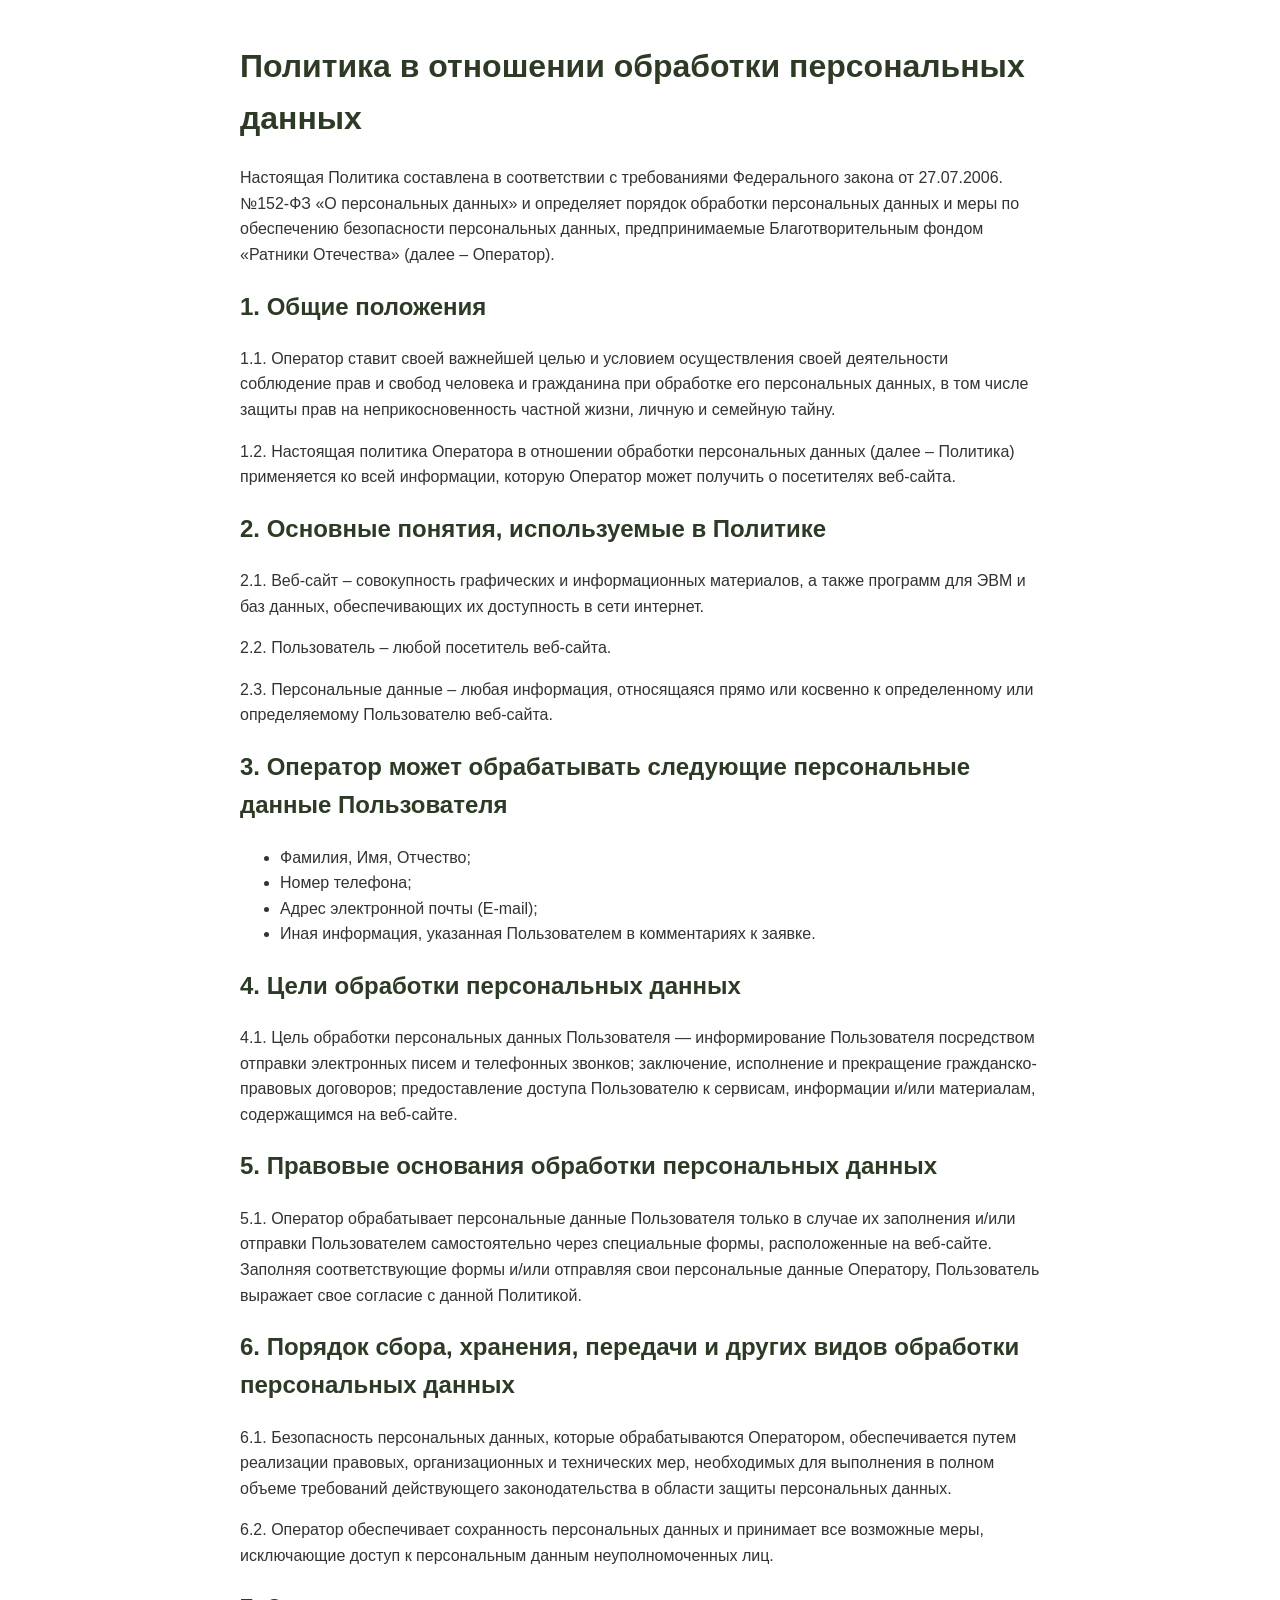
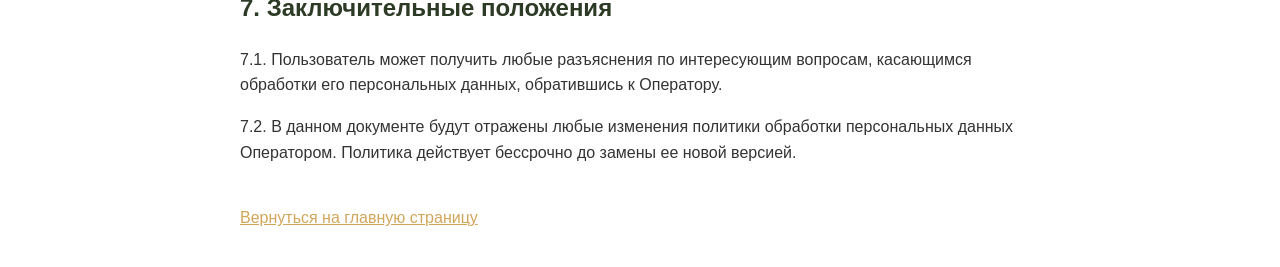
<file: privacy.html>
<!DOCTYPE html>
<html lang="ru">
<head>
    <meta charset="UTF-8">
    <meta name="viewport" content="width=device-width, initial-scale=1.0">
    <title>Политика конфиденциальности | Ратники Отечества</title>
    <style>
        body {
            font-family: Arial, sans-serif;
            line-height: 1.6;
            color: #333;
            max-width: 800px;
            margin: 0 auto;
            padding: 20px;
        }
        h1, h2 { color: #2d3b26; }
        a { color: #d2a65a; }
    </style>
</head>
<body>
    <h1>Политика в отношении обработки персональных данных</h1>
    <p>Настоящая Политика составлена в соответствии с требованиями Федерального закона от 27.07.2006. №152-ФЗ «О персональных данных» и определяет порядок обработки персональных данных и меры по обеспечению безопасности персональных данных, предпринимаемые Благотворительным фондом «Ратники Отечества» (далее – Оператор).</p>
    
    <h2>1. Общие положения</h2>
    <p>1.1. Оператор ставит своей важнейшей целью и условием осуществления своей деятельности соблюдение прав и свобод человека и гражданина при обработке его персональных данных, в том числе защиты прав на неприкосновенность частной жизни, личную и семейную тайну.</p>
    <p>1.2. Настоящая политика Оператора в отношении обработки персональных данных (далее – Политика) применяется ко всей информации, которую Оператор может получить о посетителях веб-сайта.</p>

    <h2>2. Основные понятия, используемые в Политике</h2>
    <p>2.1. Веб-сайт – совокупность графических и информационных материалов, а также программ для ЭВМ и баз данных, обеспечивающих их доступность в сети интернет.</p>
    <p>2.2. Пользователь – любой посетитель веб-сайта.</p>
    <p>2.3. Персональные данные – любая информация, относящаяся прямо или косвенно к определенному или определяемому Пользователю веб-сайта.</p>

    <h2>3. Оператор может обрабатывать следующие персональные данные Пользователя</h2>
    <ul>
        <li>Фамилия, Имя, Отчество;</li>
        <li>Номер телефона;</li>
        <li>Адрес электронной почты (E-mail);</li>
        <li>Иная информация, указанная Пользователем в комментариях к заявке.</li>
    </ul>

    <h2>4. Цели обработки персональных данных</h2>
    <p>4.1. Цель обработки персональных данных Пользователя — информирование Пользователя посредством отправки электронных писем и телефонных звонков; заключение, исполнение и прекращение гражданско-правовых договоров; предоставление доступа Пользователю к сервисам, информации и/или материалам, содержащимся на веб-сайте.</p>
    
    <h2>5. Правовые основания обработки персональных данных</h2>
    <p>5.1. Оператор обрабатывает персональные данные Пользователя только в случае их заполнения и/или отправки Пользователем самостоятельно через специальные формы, расположенные на веб-сайте. Заполняя соответствующие формы и/или отправляя свои персональные данные Оператору, Пользователь выражает свое согласие с данной Политикой.</p>

    <h2>6. Порядок сбора, хранения, передачи и других видов обработки персональных данных</h2>
    <p>6.1. Безопасность персональных данных, которые обрабатываются Оператором, обеспечивается путем реализации правовых, организационных и технических мер, необходимых для выполнения в полном объеме требований действующего законодательства в области защиты персональных данных.</p>
    <p>6.2. Оператор обеспечивает сохранность персональных данных и принимает все возможные меры, исключающие доступ к персональным данным неуполномоченных лиц.</p>

    <h2>7. Заключительные положения</h2>
    <p>7.1. Пользователь может получить любые разъяснения по интересующим вопросам, касающимся обработки его персональных данных, обратившись к Оператору.</p>
    <p>7.2. В данном документе будут отражены любые изменения политики обработки персональных данных Оператором. Политика действует бессрочно до замены ее новой версией.</p>
    
    <p style="margin-top: 40px;"><a href="index.html">Вернуться на главную страницу</a></p>
</body>
</html>
</file>
